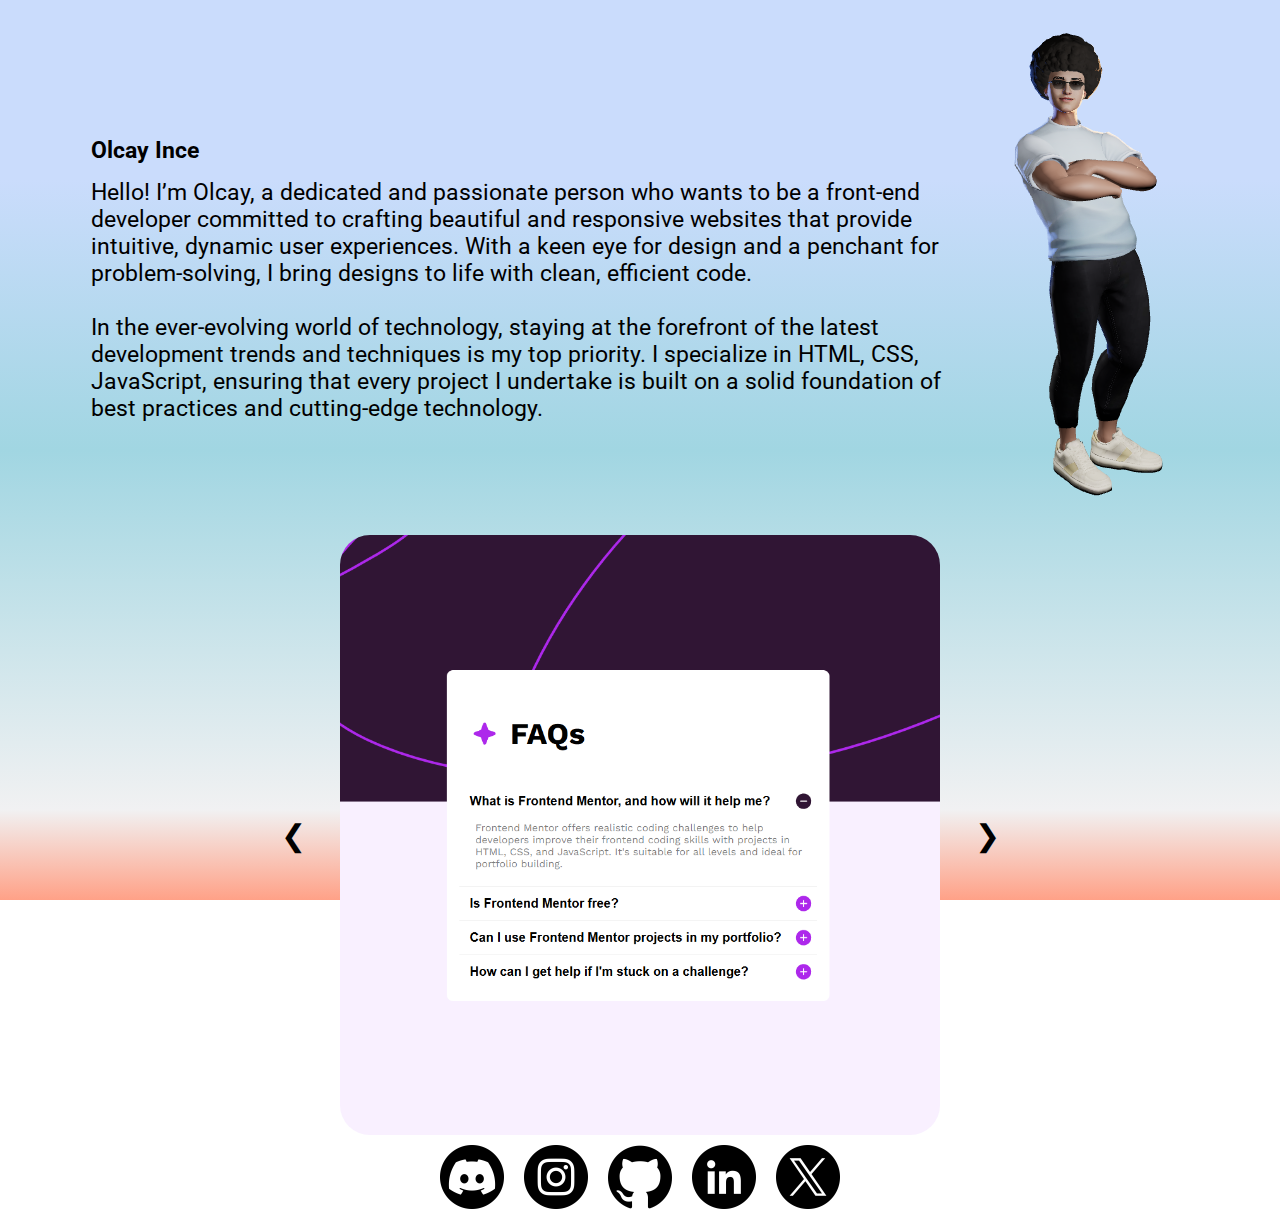
<file: index.html>
<!DOCTYPE html>
<html lang="en">
<head>
    <meta charset="UTF-8">
    <meta name="viewport" content="width=device-width, initial-scale=1.0">
    <title>Xlcay Github | Main Page</title>
    <link rel="stylesheet" href="main.css">
    <script src="/mainscript.js"></script>
    <link rel="preconnect" href="https://fonts.googleapis.com">
<link rel="preconnect" href="https://fonts.gstatic.com" crossorigin>
<link href="https://fonts.googleapis.com/css2?family=Roboto:ital,wght@0,100;0,300;0,400;0,500;0,700;0,900;1,100;1,300;1,400;1,500;1,700;1,900&display=swap" rel="stylesheet">
</head>
<body>
    <div class="mainwrapper">

<div class="firstsection">
    <div class="textarea">
    <h1>Olcay Ince</h1>
    <article>Hello! I’m Olcay, a dedicated and passionate person who wants to be a front-end developer committed to crafting beautiful and responsive websites that provide intuitive,
         dynamic user experiences. With a keen eye for design and a penchant for problem-solving, I bring designs to life with clean, efficient code.
<br></br>
    In the ever-evolving world of technology, staying at the forefront of the latest development trends and techniques is my top priority.
         I specialize in HTML, CSS, JavaScript, ensuring that every project I undertake is built on a solid foundation of best practices and cutting-edge technology.
    </article></div>
    <div class="avatar3d"><img src="assets/avatarlean.png" alt="Olcay Ince's avatar" loading="lazy"></div>
</div>

    <div class="section2">
        <a class="prev" onclick="plusSlides(-1)">&#10094;</a>
        <div class="imagediv">
            <a href="/projects/faq-accordion-main/accordion.html">
                <img src="/assets/preview1.png" alt="FAQ Accordion"  class="imageshow"></img>
        </a>
            <a href="/projects/interactive-rating-component-main/ratinghtml.html">
                <img src="/assets/preview2.jpg" alt="Rating component" class="imageshow"></img>
        </a>
            <a href="/projects/qr-code-component-main/qrcode.html">
                <img src="/assets/preview3.png" alt="QR component"  class="imageshow"></img>
        </a>
        </div>
        <a class="next" onclick="plusSlides(1)">&#10095;</a>
    </div>

</div>
    <div class="social-links">
    <a href="https://www.discordapp.com/users/142976937529311232">
        <img src="/icons/discordicon.png" alt="Discord">
    </a>
    
    <a href="https://www.instagram.com/xlcay">
        <img src="/icons/instagramicon.png" alt="Instagram">
    </a>  
    
    <a href="https://github.com/xlcay">
        <img src="/icons/githubicon.png" alt="Github">
    </a>  
    <a>
       <img src="/icons/linkedinicon.png" alt="LinkedIn">
    </a> 
    
    <a href="https://x.com/xlcayy">
        <img src="/icons/xicon.png" alt="X">
    </a>
        </div>


</body>
</html>
</file>
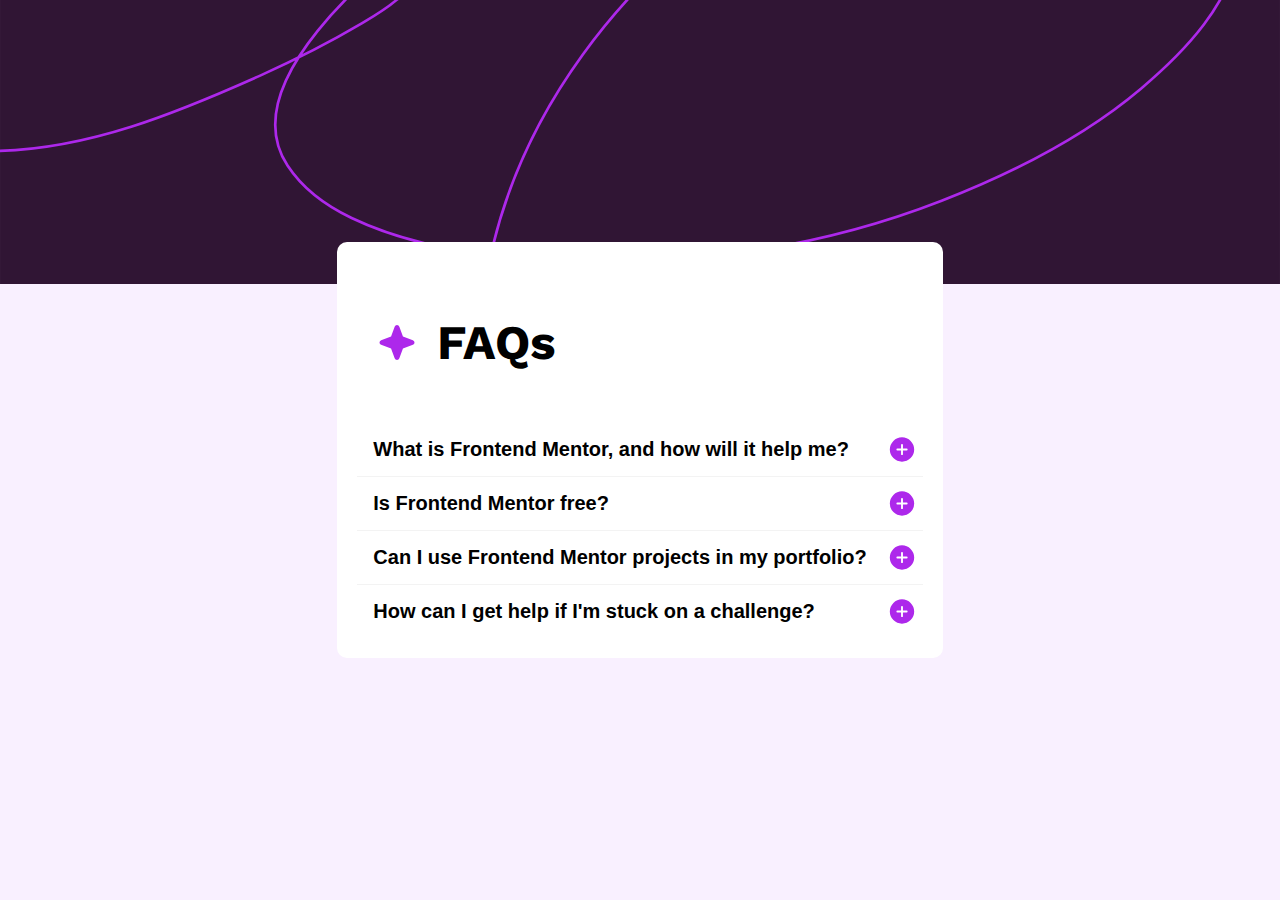
<file: projects/faq-accordion-main/accordion.html>
<!DOCTYPE html>
<html lang="en">
<head>
  <meta charset="UTF-8">
  <meta name="viewport" content="width=device-width, initial-scale=1.0">
  <link rel="stylesheet" href="/projects/faq-accordion-main/accordion.css">
  <link rel="icon" type="image/png" sizes="32x32" href="/xlcay.png">
  <link rel="preconnect" href="https://fonts.googleapis.com">
  <link rel="preconnect" href="https://fonts.gstatic.com" crossorigin>
  <link href="https://fonts.googleapis.com/css2?family=Work+Sans:ital,wght@0,100..900;1,100..900&display=swap" rel="stylesheet">
  <script type="text/javascript" src="/projects/faq-accordion-main/faq-accordion.js"></script>
  <title>FAQ accordion | Xlcay GitHUB</title>

</head>
<body>
  <div class="container">
    <div class="content">
      <!-- Q&A 1 STARTS-->
      <div class="header1">
        <img src="/projects/faq-accordion-main/assets/images/icon-star.svg">
        <h1>FAQs</h1></div>
        <div class="accordion-item">
          <button class="questions">
            <span>What is Frontend Mentor, and how will it help me?</span>
            <img class="icon" src="/projects/faq-accordion-main/assets/images/icon-plus.svg" alt="plus-icon">
          </button>
          <div class="answertext">
            <p>Frontend Mentor offers realistic coding challenges to help developers improve their 
              frontend coding skills with projects in HTML, CSS, and JavaScript. It's suitable for 
              all levels and ideal for portfolio building.</p>
          </div>
        </div>        
        <!-- Q&A 1 ENDS-->
        <!-- Q&A 2 STARTS-->
        <div class="accordion-item">
          <button class="questions">
            <span>Is Frontend Mentor free?</span>
            <img class="icon" src="/projects/faq-accordion-main/assets/images/icon-plus.svg" alt="plus-icon">
          </button>
          <div class="answertext">
            <p>Yes, Frontend Mentor offers both free and premium coding challenges, with the free 
              option providing access to a range of projects suitable for all skill levels.</p>
          </div>
        </div>
        
        <!-- Q&A 2 ENDS-->
        <!-- Q&A STARTS 3-->
        <div class="accordion-item">
          <button class="questions">
            <span>Can I use Frontend Mentor projects in my portfolio?</span>
            <img class="icon" src="/projects/faq-accordion-main/assets/images/icon-plus.svg" alt="plus-icon">
          </button>
          <div class="answertext">
            <p>Yes, you can use projects completed on Frontend Mentor in your portfolio. It's an excellent
              way to showcase your skills to potential employers!</p>
          </div>
        </div>
        
        <!-- Q&A 3 ENDS-->
        <!-- Q&A STARTS 4-->
        <div class="accordion-item">
          <button class="questions">
            <span>How can I get help if I'm stuck on a challenge?</span>
            <img class="icon" src="/projects/faq-accordion-main/assets/images/icon-plus.svg" alt="plus-icon">
          </button>
          <div class="answertext">
            <p>The best place to get help is inside Frontend Mentor's Discord community. There's a help 
              channel where you can ask questions and seek support from other community members.</p>
          </div>
        </div>        
        <!-- Q&A 4 ENDS-->
      </div>
    </div>
</body>
</html>
</file>
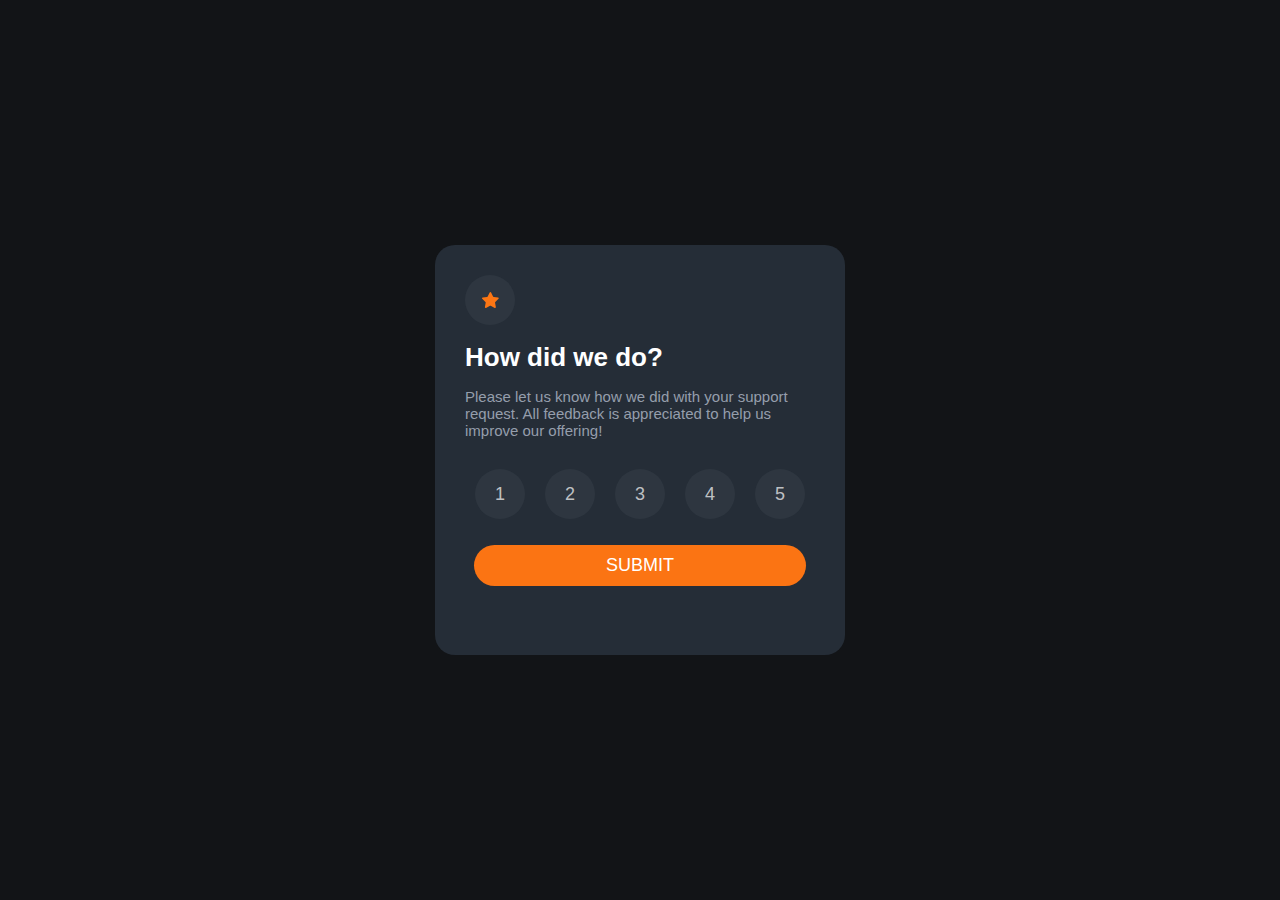
<file: projects/interactive-rating-component-main/ratinghtml.html>
<!DOCTYPE html>
<html lang="en">
<head>
    <meta charset="UTF-8">
    <meta name="viewport" content="width=device-width, initial-scale=1.0">
    <link rel="stylesheet" href="/projects/interactive-rating-component-main/ratingstyle.css">
    <script src="/projects/interactive-rating-component-main/ratingjavascript.js"></script>
    <title>Interactive Rating Component</title>
</head>
<body>
    <!-- Rating State Start -->
    <div class="container" style="display: flex;"> <!-- Ensure this is visible initially -->
        <div class="content">
            <div class="staricon"><img src="/projects/interactive-rating-component-main/images/icon-star.svg"></div>
            <h1 class="surveyquestion">How did we do?</h1>
            <p class="feedbacktext">Please let us know how we did with your support request. All feedback is appreciated to help us improve our offering!</p>
            <div class="buttonsection">
                <!-- Rating Buttons -->
                <button class="star-rating" data-value="1">1</button>
                <button class="star-rating" data-value="2">2</button>
                <button class="star-rating" data-value="3">3</button>
                <button class="star-rating" data-value="4">4</button>
                <button class="star-rating" data-value="5">5</button>
            </div>
            <div style="display: flex; justify-content: center; align-items: center;"><button type="button" class="sbmtbtn">SUBMIT</button></div>
        </div>
    </div>
    <!-- Rating State End -->

    <!-- Thank You State Start -->
    <div class="container2" style="display: none;"> <!-- Initially hidden -->
        <div class="content2">
            <div class="thank-icon"><img src="/projects/interactive-rating-component-main/images/illustration-thank-you.svg"></div>
            <div class="thankyou">
                <p>You selected</p>
                <p class="selectedrating">1</p> <!-- Placeholder for JavaScript to update -->
                <p>out of 5</p>
            </div>
            <h2 class="header2">Thank you!</h2>
            <p class="feedbacktext2">We appreciate you taking the time to give a rating. If you ever need more support, don’t hesitate to get in touch!</p>
        </div>
    </div>
    <!-- Thank You State End -->

</body>
</html>
</file>
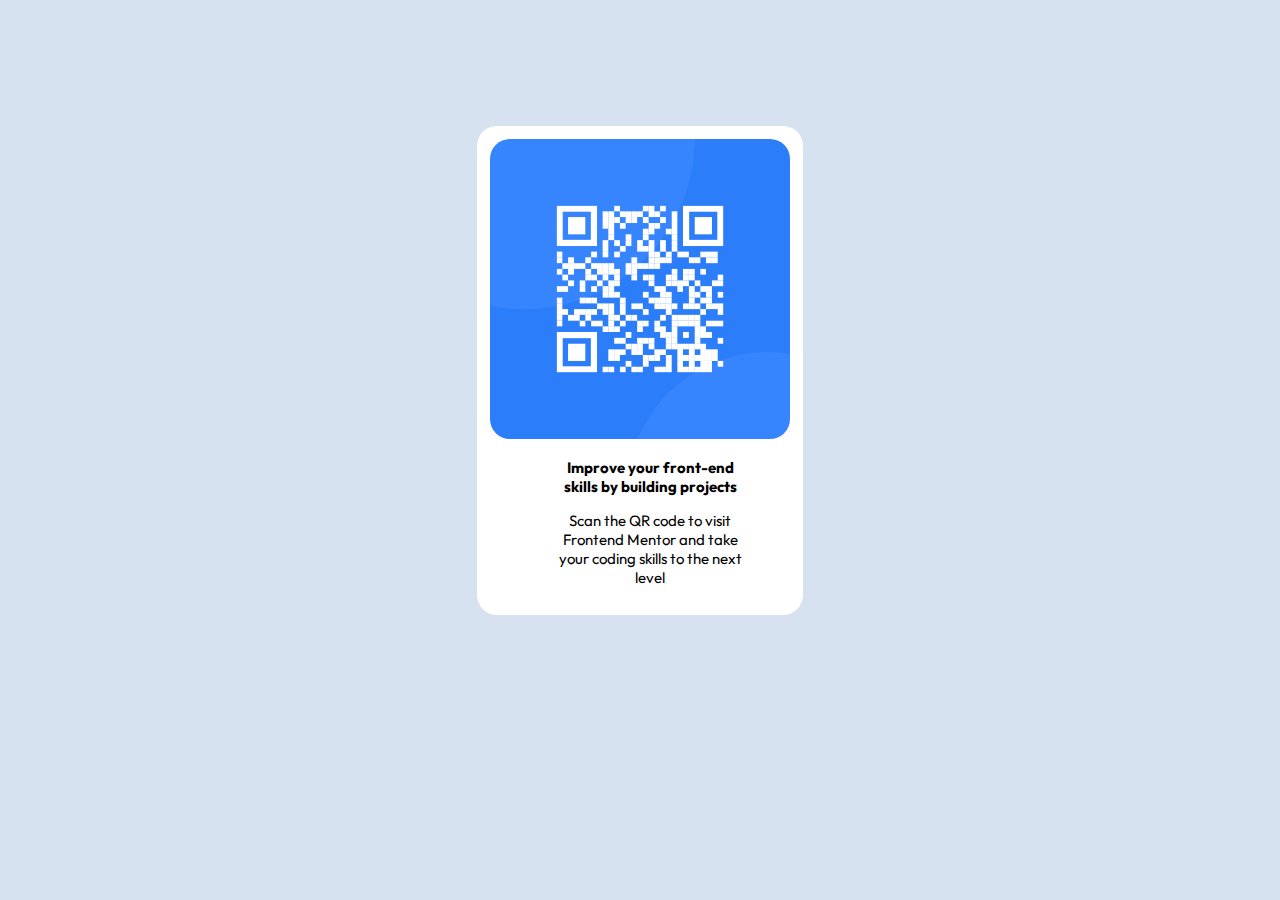
<file: projects/qr-code-component-main/qrcode.html>
<!DOCTYPE html>
<html lang="en">
<head>
  <meta charset="UTF-8">
  <meta name="viewport" content="width=device-width, initial-scale=1.0"> <!-- displays site properly based on user's device -->

  <link rel="preconnect" href="https://fonts.googleapis.com">
  <link rel="preconnect" href="https://fonts.gstatic.com" crossorigin>
  <link href="https://fonts.googleapis.com/css2?family=EB+Garamond&family=Inter:wght@600&family=Outfit:wght@400;700&display=swap" rel="stylesheet">
  <link rel="icon" type="image/png" sizes="32x32" href="/faq-accordion-main/xlcay.png">
  <link rel="stylesheet" type="text/css" href="/projects/qr-code-component-main/qrcode.css">
  <title>Xlcay GitHUB | QR code component</title>

</head>
<body style="background-color:hsl(212, 45%, 89%);">
    <div class="qrsection">
      <img src="/projects/qr-code-component-main/images/image-qr-code.png"></img>
        <p class="heading">Improve your front-end skills by building projects</a>
        <p class="infotext">Scan the QR code to visit Frontend Mentor and take your coding skills to the next level</a>
    </div>

</body>
</html>
</file>
<file: main.css>
:root {
    --black: #101820;
    --yellow: #FEE715;
    --teal-blue: #1995AD;
    --lilac: #cadcfc;
    --light-blue: rgb(161, 214, 226);
    --light-gray: #f1f1f2;
    --tangerine: #E3856B;
}

html {
    scroll-behavior: smooth;
}


body {
    background-image: linear-gradient(rgb(202, 220, 252) 20%, rgb(161, 214, 226) 50%, rgb(241, 241, 242) 90%, rgb(255, 161, 135) 100%);
    background-repeat: no-repeat;
    background-attachment: fixed;
    display: flex;
    flex-direction: column;
    align-items: center;
    justify-content: center;
}

.mainwrapper {
    display: flex;
    flex-direction: column;
    justify-content: center;
    align-items: center;
    width: 100%;
    flex: 1;
}

/* FIRST DIV START*/
.firstsection {
    display: flex;
    flex-direction: row;
    justify-content: center;
    align-items: center;
    width: 90%;
    height: 100%;
    padding: 20px;
}

.avatar3d {
    flex: 0 1 auto;
    width: 100%;
    height: auto;
    max-width: 200px;
    border-radius: 50%;
}

.firstsection>.textarea {
    flex: 1 1 auto;
    padding: 0 20px;
    max-width: 90%;
    font-family: 'Roboto', 'sans-serif';
}

article {
    font-weight: 400;
    font-size: 1.5rem;
}

h1 {
    font-family: 'Roboto', 'sans-serif';
    font-weight: 700;
    font-size: 2rem;
}

/* FDIV ENDS */

/* SDIV START */
.section2 {
    display: flex;
    align-items: center;
    justify-content: center;
    height: 100%;
}

.imagediv {
    display: flex;
    justify-content: center;
    align-items: center;
    min-width: 90%;
    min-height: 90%;
    border-radius: 5%;
}

.imagediv > a > img {
    object-fit: contain;
    width: 600px;
    height: 600px;
    border-radius: 5%;
}

.prev, .next {
    font-size: 30px;
    padding: 10px;
    cursor: pointer;
    margin: 5px;
}

.prev:hover, .next:hover {
    background-color: rgba(52, 83, 90, 0.1);
}

/* Social links st */

.social-links {
    display: flex;
    justify-content: space-evenly;
    align-items: center;
    padding: 10px 0;
}

.social-links a {
    margin: 0 10px;
}

.social-links a:hover {
    opacity: 0.5;
}

.social-links a img {
    width: 64px;
    height: 64px;
}

/* social link e */

/* Smartphones (portrait and landscape) */


@media only screen and (max-width: 600px) {
    .mainwrapper {
        flex-direction: column;
    }

    h1, .textarea, article {
        font-size: smaller;
    }

    .firstsection {
        flex-direction: row;
    }

    .avatar3d {
        display: flex;
        flex-direction: row;
        width: 82px;
        border-radius: 50%;
    }

    .avatar3d img {
        width: 80px;
        height: 242px;
    }

    .social-links {
        display: flex;
        justify-content: space-evenly;
        position: absolute;
        bottom: 0;
    }

    .social-links a img {
        width: 40px;
        height: 40px;
    }


    .section2 > a {
        padding: 0px;
    }

    .imagediv > a > img {
        object-fit: contain;
        width: 280px;
        height: 280px;
        border-radius: 5%;
    }
}

/* Tablets and small desktops */
@media only screen and (min-width: 601px) and (max-width: 1024px) {
    .mainwrapper {
        min-height: 100%;
    }

    .firstsection {
        padding: 20px;
    }

    h1, .textarea, article {
        font-size: larger;
    }

    .avatar3d img {
        width: 120px;
        height: 364px;
    }

    .social-links {
        display: flex;
        justify-content: space-evenly;
        position: absolute;
        bottom: 0;
    }

    .social-links a img {
        width: 64px;
        height: 64px;
    }


    .imagediv > a > img {
        object-fit: contain;
        width: 480px;
        height: 480px;
        border-radius: 5%;
        margin: 40px;
    }
}

/* Large screens */
@media only screen and (min-width: 1025px) {


    h1, .textarea, article {
        font-size: larger;
    }
}
</file>
<file: projects/faq-accordion-main/accordion.css>
:root {
    --white: hsl(0, 0%, 100%);
    --light-pink: hsl(275, 100%, 97%);
    --grayish-purple: hsl(292, 16%, 49%);
    --dark-purple: hsl(292, 42%, 14%);
}

body {
    background-color: var(--light-pink);
    background-image: url(/projects/faq-accordion-main/assets/images/background-pattern-desktop.svg);
    background-repeat: no-repeat;
    background-size: 100%;
    font-family: 'Work Sans', 'sans-serif';
    overflow-x: hidden;
    margin: 0;
}

/* .container 
.content 
.header1 
  font : [Work Sans]
- Weights: 400, 600, 700
*/ 

.container {
    display: flex;
    justify-content: center;
    align-items: center;
    min-height: 100vh;
    width: 100%;

}

.content {
    background-color: var(--white);
    padding: 20px;
    border-radius: 10px;
}

.header1 {
    display: flex;
    flex-direction: row;
    align-items: left;
    font-weight: 700;
    padding-left: 20px;
    font-size: 1.5em;
}

.header1>h1{
    padding: 20px;
    font-weight: 700;
}

.answertext {
    font-weight: 400;
    max-width: 520px;
    color: rgb(0, 0, 0, 0.5);
    transition: transform 0.1s ease-in-out;
    transform: scaleY(0);
    padding: 0px 15px;
    overflow: hidden;
    max-height: 0;
    transform-origin: top;
}

.answertext.open {
    max-height: 600px;
    padding: 0 15px;
    transform: scaleY(1);
    height: auto;

}

.accordion-item {
    display: flex;
    flex-direction: column;
    padding: 10px 0px 10px 10px;
    border-bottom: 1px solid rgba(0, 0, 0, 0.048);
}


.accordion-item:last-child {
    border:none;
}

.questions {
    display: flex;
    justify-content: space-between;
    align-items: center;
    background: none;
    border: none;
    font-weight: 600;
    font-size: 20px;
}

.questions>span {
    padding-right: 20px;
}

.questions:hover {
    color: var(--grayish-purple);
    cursor: pointer;
}

@media (max-width: 600px) {
    body {
        background-color: var(--light-pink);
        background-size: 100%;
        background-image: url(/projects/faq-accordion-main/assets/images/background-pattern-mobile.svg);
        font-family: 'Work Sans', 'sans-serif';
    }
    .container {
        max-width:100%;
        text-align: left;
        margin: 0 auto;
        width: 90%;
        display: flex;
        flex-direction: column;
        justify-content: center;
        }

    .container * {
        text-align: left;
    }
    
    .questions {
        width: 100%;
    }

    .header1 {
        font-size: 1.5em;
        height: 50%;
        width: 50%;
        margin-top: -2em;
        }

    .accordion-item {
        display: flex;
        flex-direction: column;
        border-bottom: 1px solid rgba(0, 0, 0, 0.048);
        }
    }
</file>
<file: projects/interactive-rating-component-main/ratingstyle.css>
/* class names : staricon ,
surveyquestion ,
feedbacktext,
star-ratings,
submitbtn,
selectedrating, */

:root {
    --orange: hsl(25, 97%, 53%);
    --White: hsl(0, 0%, 100%);
    --lightgrey: hsl(217, 12%, 63%);
    --mediumgrey: hsl(216, 12%, 54%);
    --darkblue: hsl(213, 19%, 18%);
    --verydarkblue: hsl(216, 12%, 8%);
}

body {
  background-color: var(--verydarkblue);
  
} 

.container {
  display: flex;
  justify-content: center;
  align-items: center;
  position: absolute;
  top: 50%;
  left: 50%;
  transform: translate(-50%, -50%);
  background-color: var(--verydarkblue);
  }
  
  .content {
    width: 350px;
    height: 350px;
    max-height: 350px;
    padding: 30px;
    border-radius: 20px;
    background-color: var(--darkblue);
    max-width: 90%;
    min-width: 300px;
}

  
 .staricon {
    width: 50px;
    height: 50px;
    border-radius: 50%;
    display: flex;
    align-items: center;
    justify-content: center;
    background-color: hsl(216, 12%, 54%, 0.1);
  }
  
  .surveyquestion {
    font-size: 26px;
    margin-bottom: 10px;
    color: var(--White);
    font-family: "Overpass", sans-serif;
    font-weight: 700;
  }
  
  .feedbacktext {
    font-size: 15px;
    margin-bottom: 20px;
    max-width: 95%;
    color: var(--lightgrey);
    font-family: "Overpass", sans-serif;
    font-weight: 400;
  }

  .star-rating {
    border-radius: 50%;
    width: 50px;
    height: 50px;
    font-size: 18px;
    cursor: pointer;
    margin: 10px;
    background-color: hsl(216, 12%, 54%, 0.1);
    outline: none;
    border: none;
    color: rgba(255, 255, 255, 0.7);
    position:sticky;
  }

  .star-rating:hover {
    background-color: var(--orange);
  }

  .star-rating:active {
    background-color: var(--mediumgrey);
  }

  .sbmtbtn {
      background-color: var(--orange);
      color: #fff;
      padding: 10px;
      border-radius: 50px;
      font-size: 18px;
      cursor: pointer;
      width: 95%;
      margin-top: 1rem;
      border: none;
      font-family: "Overpass", sans-serif;
  }

  .sbmtbtn:hover {
    background-color: white;
    font-size: 18px;
    color: var(--orange);
  }

  .container2 {
    display: none;
    justify-content: center;
    align-items: center;
    position: absolute;
    top: 50%;
    left: 50%;
    transform: translate(-50%, -50%);
    max-width: 100%;
    width: 100%;
    min-height: 100vh;
  }
  
  
  .header2 {
    color: var(--White);
    font-family: "Overpass", sans-serif;
    font-weight: 700;
    text-align: center;
    justify-content: center;
    height: 1rem;
  }
  
  .thankyou {
      min-width: 100px;  /* Ensures the div does not get too small */
      max-width: 300px;  /* Ensures the div does not get too wide */
      width: 50%;  /* Adapts to content width */
      margin: 10px;
      padding: 0.4em;
      border-radius: 100px;
      text-align: center;
      background-color: hsl(216, 12%, 54%, 0.2);
  }
  
  .thank-icon {
    display: flex;
    justify-content: center;
    align-items: center;
    width: 100%;
  }
  
  .thankyou p {
    display: inline;
    color: var(--orange);
    opacity: 0.8;
  }
  
  .content2 {
    display: flex;
    flex-direction: column;
    align-items: center; /* Center children horizontally in the flex container */
    justify-content: center; /* Center children vertically in the flex container */
    width: 400px;
    height: 400px;
    background-color: var(--darkblue);
    border-radius: 20px;
    text-align: center; /* Ensures text is centered within each child */
}

  .feedbacktext2 {
    font-size: 15px;
    margin-bottom: 10px;
    max-width: 85%;
    color: var(--lightgrey);
    font-family: "Overpass", sans-serif;
    font-weight: 400;
    margin: none;
  }

.buttonsection {
  display: flex;
  justify-content: center;
  align-items: center;
}
</file>
<file: projects/qr-code-component-main/qrcode.css>
.backgroundstyle {
    background-color:hsl(212, 45%, 89%);
    max-width: 1400px;
    margin: 0 auto;
}

.qrsection {
    background-color: white;
    border-radius: 20px;
    text-align: center;
    max-width: fit-content;
    border-width: auto;
    margin: auto;
    padding: 1%;
    margin-top: 10%;

}

.qrsection img {
    max-width: 300px;
    max-height: 300px;
    justify-content: center;
    border-radius: 20px;
}

.heading {
    font-family: 'EB Garamond', serif;
    font-family: 'Inter', sans-serif;
    font-family: 'Outfit', sans-serif;
    font-weight: 700;
    font-size: 15px;
    max-width: 200px;
    padding-left: 20%;
}

.infotext {
font-family: 'EB Garamond', serif;
font-family: 'Inter', sans-serif;
font-family: 'Outfit', sans-serif;
    font-weight: 400;
    font-size: 15px;
    max-width: 200px;
    justify-content: center;
    padding-left: 20%;
}
</file>
